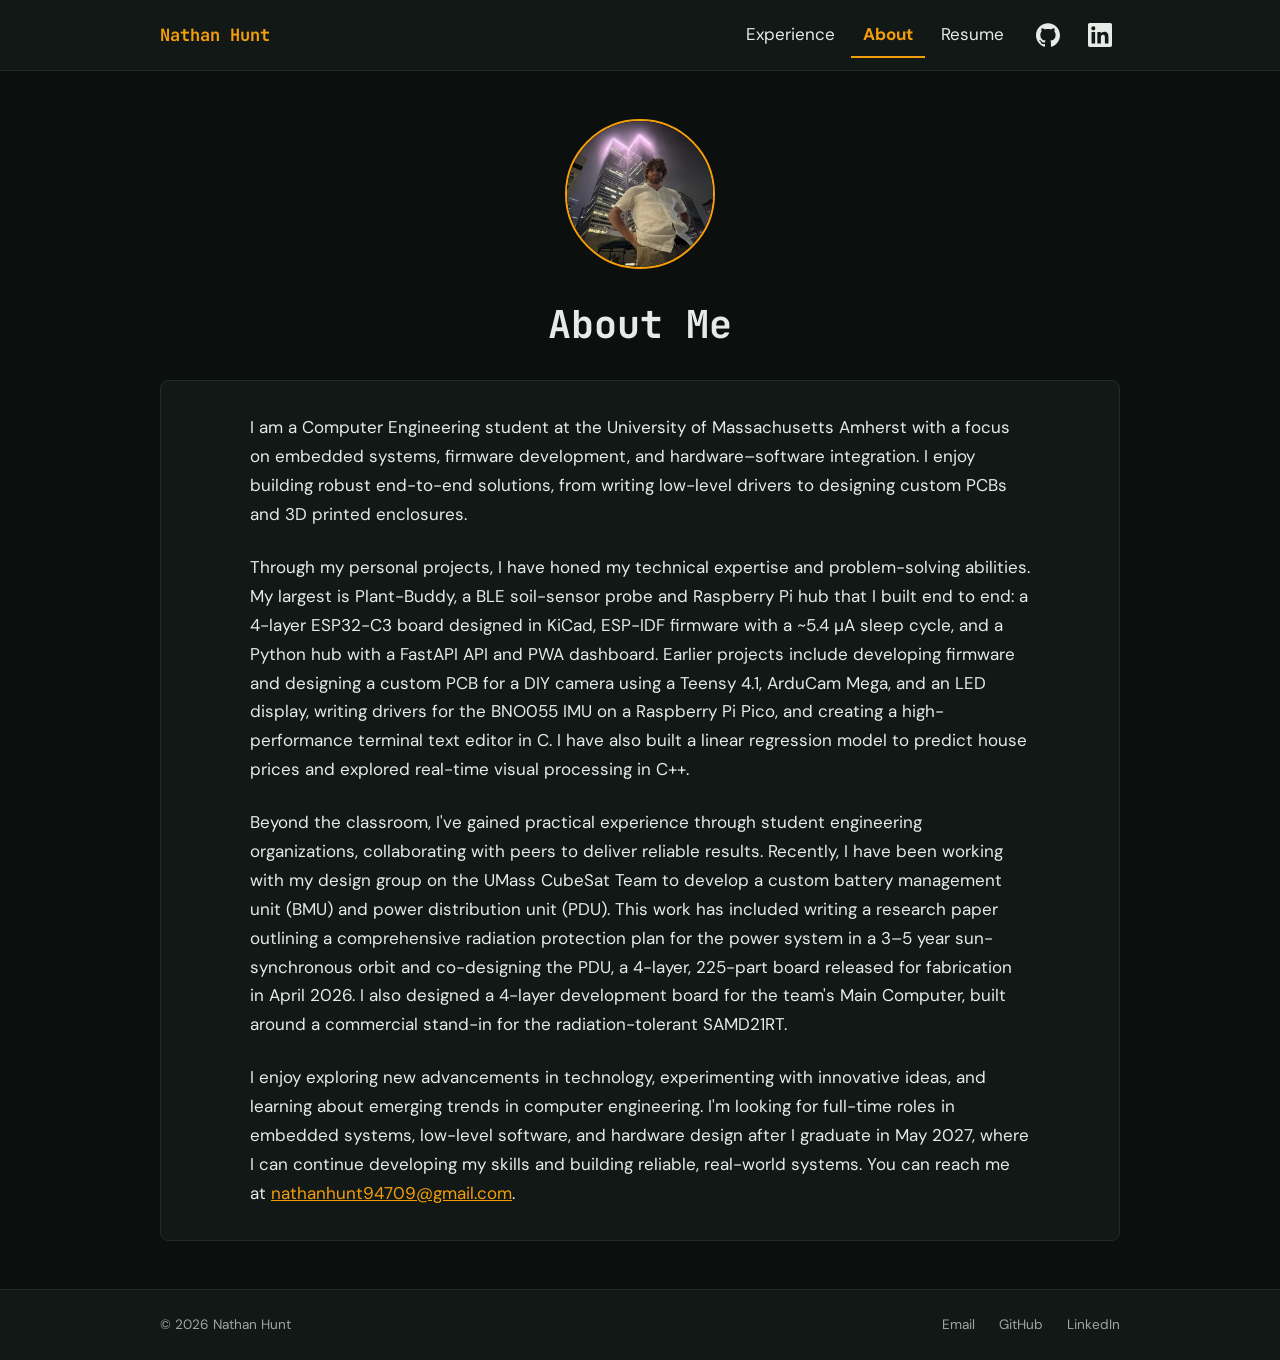
<file: about.html>
<!doctype html>
<html lang="en">

<head>
  <meta charset="utf-8" />
  <meta name="viewport" content="width=device-width, initial-scale=1" />
  <meta name="description" content="About Nathan Hunt, a computer engineering student at UMass Amherst graduating in May 2027 and looking for full-time embedded and hardware roles." />
  <meta name="theme-color" content="#121815" />
  <meta property="og:type" content="website" />
  <meta property="og:site_name" content="Nathan Hunt" />
  <meta property="og:title" content="About | Nathan Hunt" />
  <meta property="og:description" content="About Nathan Hunt, a computer engineering student at UMass Amherst graduating in May 2027 and looking for full-time embedded and hardware roles." />
  <meta property="og:url" content="https://nhunt1984.github.io/about.html" />
  <meta property="og:image" content="https://nhunt1984.github.io/images/share-card.jpg" />
  <meta property="og:image:width" content="1200" />
  <meta property="og:image:height" content="630" />
  <meta property="og:image:alt" content="Nathan Hunt, with a render of his SAMD21RT dev board" />
  <meta name="twitter:card" content="summary_large_image" />
  <link rel="canonical" href="https://nhunt1984.github.io/about.html" />
  <link rel="icon" href="images/icons/favicon.svg" type="image/svg+xml" />
  <link rel="icon" href="images/icons/favicon-32.png" type="image/png" sizes="32x32" />
  <link rel="apple-touch-icon" href="images/icons/apple-touch-icon.png" />

  <title>About | Nathan Hunt</title>

  <link rel="preconnect" href="https://fonts.googleapis.com">
  <link rel="preconnect" href="https://fonts.gstatic.com" crossorigin>
  <link href="https://fonts.googleapis.com/css2?family=DM+Sans:wght@400;500;700&family=JetBrains+Mono:wght@400;700&display=swap" rel="stylesheet">
  <link rel="stylesheet" href="styles.css" />
</head>

<body>
  <a class="skip-link" href="#main">Skip to content</a>
  <header class="site-header">
    <div class="container header-inner">
      <a href="index.html" class="brand-mark">Nathan Hunt</a>
      <nav class="site-nav" aria-label="Main navigation">
        <div class="nav-item has-dropdown">
          <a href="index.html" class="nav-link">Experience</a>
          <div class="dropdown" role="group" aria-label="Experience shortcuts">
            <a href="index.html#cubesat" class="dropdown-heading">UMass CubeSat</a>
            <a href="index.html#cubesat_work_mcu" class="dropdown-link">SAMD21RT Dev Board</a>
            <a href="index.html#cubesat_work_pcu" class="dropdown-link">Power Control Unit</a>
            <a href="index.html#cubesat_work_pdu" class="dropdown-link">Power Distribution Unit</a>
            <a href="index.html#cubesat_work_2" class="dropdown-link">Radiation Paper</a>
            <a href="index.html#projects" class="dropdown-heading">Projects</a>
            <a href="index.html#plantbuddy" class="dropdown-link">Plant-Buddy</a>
            <a href="index.html#project_1" class="dropdown-link">BNO055 IMU Driver</a>
            <a href="index.html#project_2" class="dropdown-link">Terminal Text Editor</a>
          </div>
        </div>
        <a href="about.html" class="nav-link">About</a>
        <a href="resume.html" class="nav-link">Resume</a>
        <a href="https://github.com/nhunt1984" class="nav-icon" target="_blank"
          rel="noopener noreferrer" aria-label="GitHub profile (opens in a new tab)" title="GitHub">
          <svg xmlns="http://www.w3.org/2000/svg" viewBox="0 0 24 24" aria-hidden="true">
            <path d="M12 .297c-6.63 0-12 5.373-12 12 0 5.303 3.438 9.8 8.205 11.385.6.113.82-.258.82-.577 0-.285-.01-1.04-.015-2.04-3.338.724-4.042-1.61-4.042-1.61C4.422 18.07 3.633 17.7 3.633 17.7c-1.087-.744.084-.729.084-.729 1.205.084 1.838 1.236 1.838 1.236 1.07 1.835 2.809 1.305 3.495.998.108-.776.417-1.305.76-1.605-2.665-.3-5.466-1.332-5.466-5.93 0-1.31.465-2.38 1.235-3.22-.135-.303-.54-1.523.105-3.176 0 0 1.005-.322 3.3 1.23.96-.267 1.98-.399 3-.405 1.02.006 2.04.138 3 .405 2.28-1.552 3.285-1.23 3.285-1.23.645 1.653.24 2.873.12 3.176.765.84 1.23 1.91 1.23 3.22 0 4.61-2.805 5.625-5.475 5.92.42.36.81 1.096.81 2.22 0 1.606-.015 2.896-.015 3.286 0 .315.21.69.825.57C20.565 22.092 24 17.592 24 12.297c0-6.627-5.373-12-12-12"/>
          </svg>
        </a>
        <a href="https://www.linkedin.com/in/nathan-hunt-a6624a30b/" class="nav-icon" target="_blank"
          rel="noopener noreferrer" aria-label="LinkedIn profile (opens in a new tab)" title="LinkedIn">
          <svg xmlns="http://www.w3.org/2000/svg" viewBox="0 0 24 24" aria-hidden="true">
            <path d="M20.447 20.452h-3.554v-5.569c0-1.328-.027-3.037-1.852-3.037-1.853 0-2.136 1.445-2.136 2.939v5.667H9.351V9h3.414v1.561h.046c.477-.9 1.637-1.85 3.37-1.85 3.601 0 4.267 2.37 4.267 5.455v6.286zM5.337 7.433a2.062 2.062 0 0 1 0-4.124 2.062 2.062 0 0 1 0 4.124zM7.119 20.452H3.555V9h3.564v11.452zM22.225 0H1.771C.792 0 0 .774 0 1.729v20.542C0 23.227.792 24 1.771 24h20.451C23.2 24 24 23.227 24 22.271V1.729C24 .774 23.2 0 22.222 0h.003z"/>
          </svg>
        </a>
      </nav>
    </div>
  </header>

  <main class="container page-shell page-shell-tight" id="main">
    <header class="about-header">
      <img src="images/personal/Picture1.jpg" width="480" height="452" class="about-photo" alt="Nathan Hunt">
      <h1>About Me</h1>
    </header>

    <div class="page-card">
      <p class="about-text">
        I am a Computer Engineering student at the University of Massachusetts Amherst with a focus on
        embedded systems, firmware development, and hardware–software integration. I enjoy building robust end-to-end
        solutions, from writing low-level drivers to designing custom PCBs and 3D printed enclosures.
      </p>

      <p class="about-text">
        Through my personal projects, I have honed my technical expertise and problem-solving abilities. My largest is
        Plant-Buddy, a BLE soil-sensor probe and Raspberry Pi hub that I built end to end: a 4-layer ESP32-C3 board
        designed in KiCad, ESP-IDF firmware with a ~5.4 µA sleep cycle, and a Python hub with a FastAPI API and PWA
        dashboard. Earlier projects include developing firmware and designing a
        custom PCB for a DIY camera using a Teensy 4.1, ArduCam Mega, and an LED display, writing drivers for the
        BNO055 IMU on a Raspberry Pi Pico, and creating a high-performance terminal text editor in C. I have also built
        a linear regression model to predict house prices and explored real-time visual processing in C++.
      </p>

      <p class="about-text">
        Beyond the classroom, I've gained practical experience through student engineering organizations, collaborating
        with peers to deliver reliable results. Recently, I have been working with my design group on the UMass CubeSat
        Team to develop a custom battery management unit (BMU) and power distribution unit (PDU). This work has
        included writing a research paper outlining a comprehensive radiation protection plan for the power system in a
        3–5 year sun-synchronous orbit and co-designing the PDU, a 4-layer, 225-part board released for fabrication
        in April 2026. I also designed a 4-layer development board for the team's Main Computer, built around a commercial stand-in for the
        radiation-tolerant SAMD21RT.
      </p>

      <p class="about-text">
        I enjoy exploring new advancements in technology, experimenting with innovative ideas, and learning about
        emerging trends in computer engineering. I'm looking for full-time roles in embedded
        systems, low-level software, and hardware design after I graduate in May 2027, where I can continue developing
        my skills and building reliable, real-world systems. You can reach me at
        <a href="mailto:nathanhunt94709@gmail.com">nathanhunt94709@gmail.com</a>.
      </p>
    </div>
  </main>

  <footer class="site-footer">
    <div class="container footer-inner">
      <span class="footer-copy">© 2026 Nathan Hunt</span>
      <div class="footer-links">
        <a href="mailto:nathanhunt94709@gmail.com">Email</a>
        <a href="https://github.com/nhunt1984" target="_blank" rel="noopener noreferrer">GitHub</a>
        <a href="https://www.linkedin.com/in/nathan-hunt-a6624a30b/" target="_blank" rel="noopener noreferrer">LinkedIn</a>
      </div>
    </div>
  </footer>

  <script src="nav.js"></script>
</body>

</html>
</file>
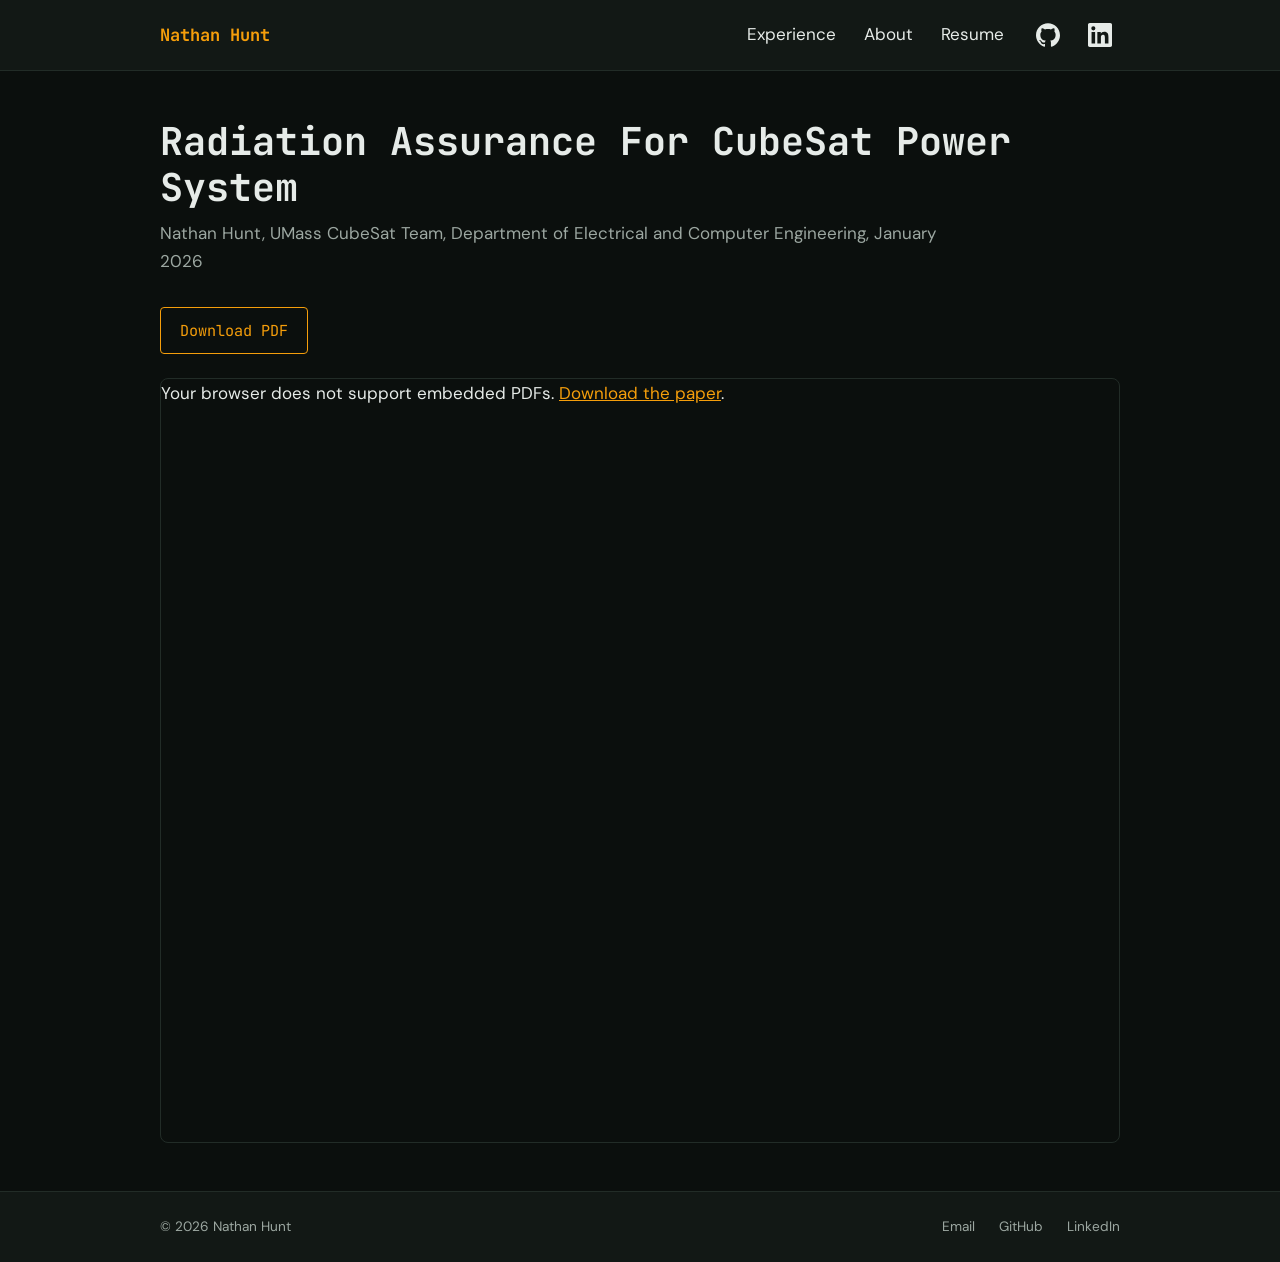
<file: radiation-paper.html>
<!doctype html>
<html lang="en">

<head>
  <meta charset="utf-8" />
  <meta name="viewport" content="width=device-width, initial-scale=1" />
  <meta name="description" content="Radiation assurance paper for a CubeSat power system on a 3 to 5 year sun-synchronous orbit, by Nathan Hunt of the UMass CubeSat Team." />
  <meta name="theme-color" content="#121815" />
  <meta property="og:type" content="website" />
  <meta property="og:site_name" content="Nathan Hunt" />
  <meta property="og:title" content="Radiation Assurance Paper | Nathan Hunt" />
  <meta property="og:description" content="Radiation assurance paper for a CubeSat power system on a 3 to 5 year sun-synchronous orbit, by Nathan Hunt of the UMass CubeSat Team." />
  <meta property="og:url" content="https://nhunt1984.github.io/radiation-paper.html" />
  <meta property="og:image" content="https://nhunt1984.github.io/images/share-card.jpg" />
  <meta property="og:image:width" content="1200" />
  <meta property="og:image:height" content="630" />
  <meta property="og:image:alt" content="Nathan Hunt, with a render of his SAMD21RT dev board" />
  <meta name="twitter:card" content="summary_large_image" />
  <link rel="canonical" href="https://nhunt1984.github.io/radiation-paper.html" />
  <link rel="icon" href="images/icons/favicon.svg" type="image/svg+xml" />
  <link rel="icon" href="images/icons/favicon-32.png" type="image/png" sizes="32x32" />
  <link rel="apple-touch-icon" href="images/icons/apple-touch-icon.png" />

  <title>Radiation Assurance Paper | Nathan Hunt</title>

  <link rel="preconnect" href="https://fonts.googleapis.com">
  <link rel="preconnect" href="https://fonts.gstatic.com" crossorigin>
  <link
    href="https://fonts.googleapis.com/css2?family=DM+Sans:wght@400;500;700&family=JetBrains+Mono:wght@400;700&display=swap"
    rel="stylesheet">
  <link rel="stylesheet" href="styles.css" />
</head>

<body>
  <a class="skip-link" href="#main">Skip to content</a>
  <header class="site-header">
    <div class="container header-inner">
      <a href="index.html" class="brand-mark">Nathan Hunt</a>
      <nav class="site-nav" aria-label="Main navigation">
        <div class="nav-item has-dropdown">
          <a href="index.html" class="nav-link">Experience</a>
          <div class="dropdown" role="group" aria-label="Experience shortcuts">
            <a href="index.html#cubesat" class="dropdown-heading">UMass CubeSat</a>
            <a href="index.html#cubesat_work_mcu" class="dropdown-link">SAMD21RT Dev Board</a>
            <a href="index.html#cubesat_work_pcu" class="dropdown-link">Power Control Unit</a>
            <a href="index.html#cubesat_work_pdu" class="dropdown-link">Power Distribution Unit</a>
            <a href="index.html#cubesat_work_2" class="dropdown-link">Radiation Paper</a>
            <a href="index.html#projects" class="dropdown-heading">Projects</a>
            <a href="index.html#plantbuddy" class="dropdown-link">Plant-Buddy</a>
            <a href="index.html#project_1" class="dropdown-link">BNO055 IMU Driver</a>
            <a href="index.html#project_2" class="dropdown-link">Terminal Text Editor</a>
          </div>
        </div>
        <a href="about.html" class="nav-link">About</a>
        <a href="resume.html" class="nav-link">Resume</a>
        <a href="https://github.com/nhunt1984" class="nav-icon" target="_blank" rel="noopener noreferrer"
          aria-label="GitHub profile (opens in a new tab)" title="GitHub">
          <svg xmlns="http://www.w3.org/2000/svg" viewBox="0 0 24 24" aria-hidden="true">
            <path
              d="M12 .297c-6.63 0-12 5.373-12 12 0 5.303 3.438 9.8 8.205 11.385.6.113.82-.258.82-.577 0-.285-.01-1.04-.015-2.04-3.338.724-4.042-1.61-4.042-1.61C4.422 18.07 3.633 17.7 3.633 17.7c-1.087-.744.084-.729.084-.729 1.205.084 1.838 1.236 1.838 1.236 1.07 1.835 2.809 1.305 3.495.998.108-.776.417-1.305.76-1.605-2.665-.3-5.466-1.332-5.466-5.93 0-1.31.465-2.38 1.235-3.22-.135-.303-.54-1.523.105-3.176 0 0 1.005-.322 3.3 1.23.96-.267 1.98-.399 3-.405 1.02.006 2.04.138 3 .405 2.28-1.552 3.285-1.23 3.285-1.23.645 1.653.24 2.873.12 3.176.765.84 1.23 1.91 1.23 3.22 0 4.61-2.805 5.625-5.475 5.92.42.36.81 1.096.81 2.22 0 1.606-.015 2.896-.015 3.286 0 .315.21.69.825.57C20.565 22.092 24 17.592 24 12.297c0-6.627-5.373-12-12-12" />
          </svg>
        </a>
        <a href="https://www.linkedin.com/in/nathan-hunt-a6624a30b/" class="nav-icon" target="_blank"
          rel="noopener noreferrer" aria-label="LinkedIn profile (opens in a new tab)" title="LinkedIn">
          <svg xmlns="http://www.w3.org/2000/svg" viewBox="0 0 24 24" aria-hidden="true">
            <path
              d="M20.447 20.452h-3.554v-5.569c0-1.328-.027-3.037-1.852-3.037-1.853 0-2.136 1.445-2.136 2.939v5.667H9.351V9h3.414v1.561h.046c.477-.9 1.637-1.85 3.37-1.85 3.601 0 4.267 2.37 4.267 5.455v6.286zM5.337 7.433a2.062 2.062 0 0 1 0-4.124 2.062 2.062 0 0 1 0 4.124zM7.119 20.452H3.555V9h3.564v11.452zM22.225 0H1.771C.792 0 0 .774 0 1.729v20.542C0 23.227.792 24 1.771 24h20.451C23.2 24 24 23.227 24 22.271V1.729C24 .774 23.2 0 22.222 0h.003z" />
          </svg>
        </a>
      </nav>
    </div>
  </header>

  <main class="container page-shell page-shell-tight" id="main">
    <header class="section-header">
      <h1 class="page-title">Radiation Assurance For CubeSat Power System</h1>
      <p class="page-intro">Nathan Hunt, UMass CubeSat Team, Department of Electrical and Computer Engineering, January 2026</p>
    </header>

    <p><a class="btn" href="resources/Radiation Assurance For CubeSat Power System.pdf"
        download="Radiation-Assurance-For-CubeSat-Power-System.pdf">Download PDF</a></p>

    <div class="pdf-viewer">
      <object data="resources/Radiation Assurance For CubeSat Power System.pdf" type="application/pdf" width="100%" height="100%">
        <p>Your browser does not support embedded PDFs.
          <a href="resources/Radiation Assurance For CubeSat Power System.pdf">Download the paper</a>.
        </p>
      </object>
    </div>
  </main>

  <footer class="site-footer">
    <div class="container footer-inner">
      <span class="footer-copy">&copy; 2026 Nathan Hunt</span>
      <div class="footer-links">
        <a href="mailto:nathanhunt94709@gmail.com">Email</a>
        <a href="https://github.com/nhunt1984" target="_blank" rel="noopener noreferrer">GitHub</a>
        <a href="https://www.linkedin.com/in/nathan-hunt-a6624a30b/" target="_blank"
          rel="noopener noreferrer">LinkedIn</a>
      </div>
    </div>
  </footer>

  <script src="nav.js"></script>
</body>

</html>
</file>
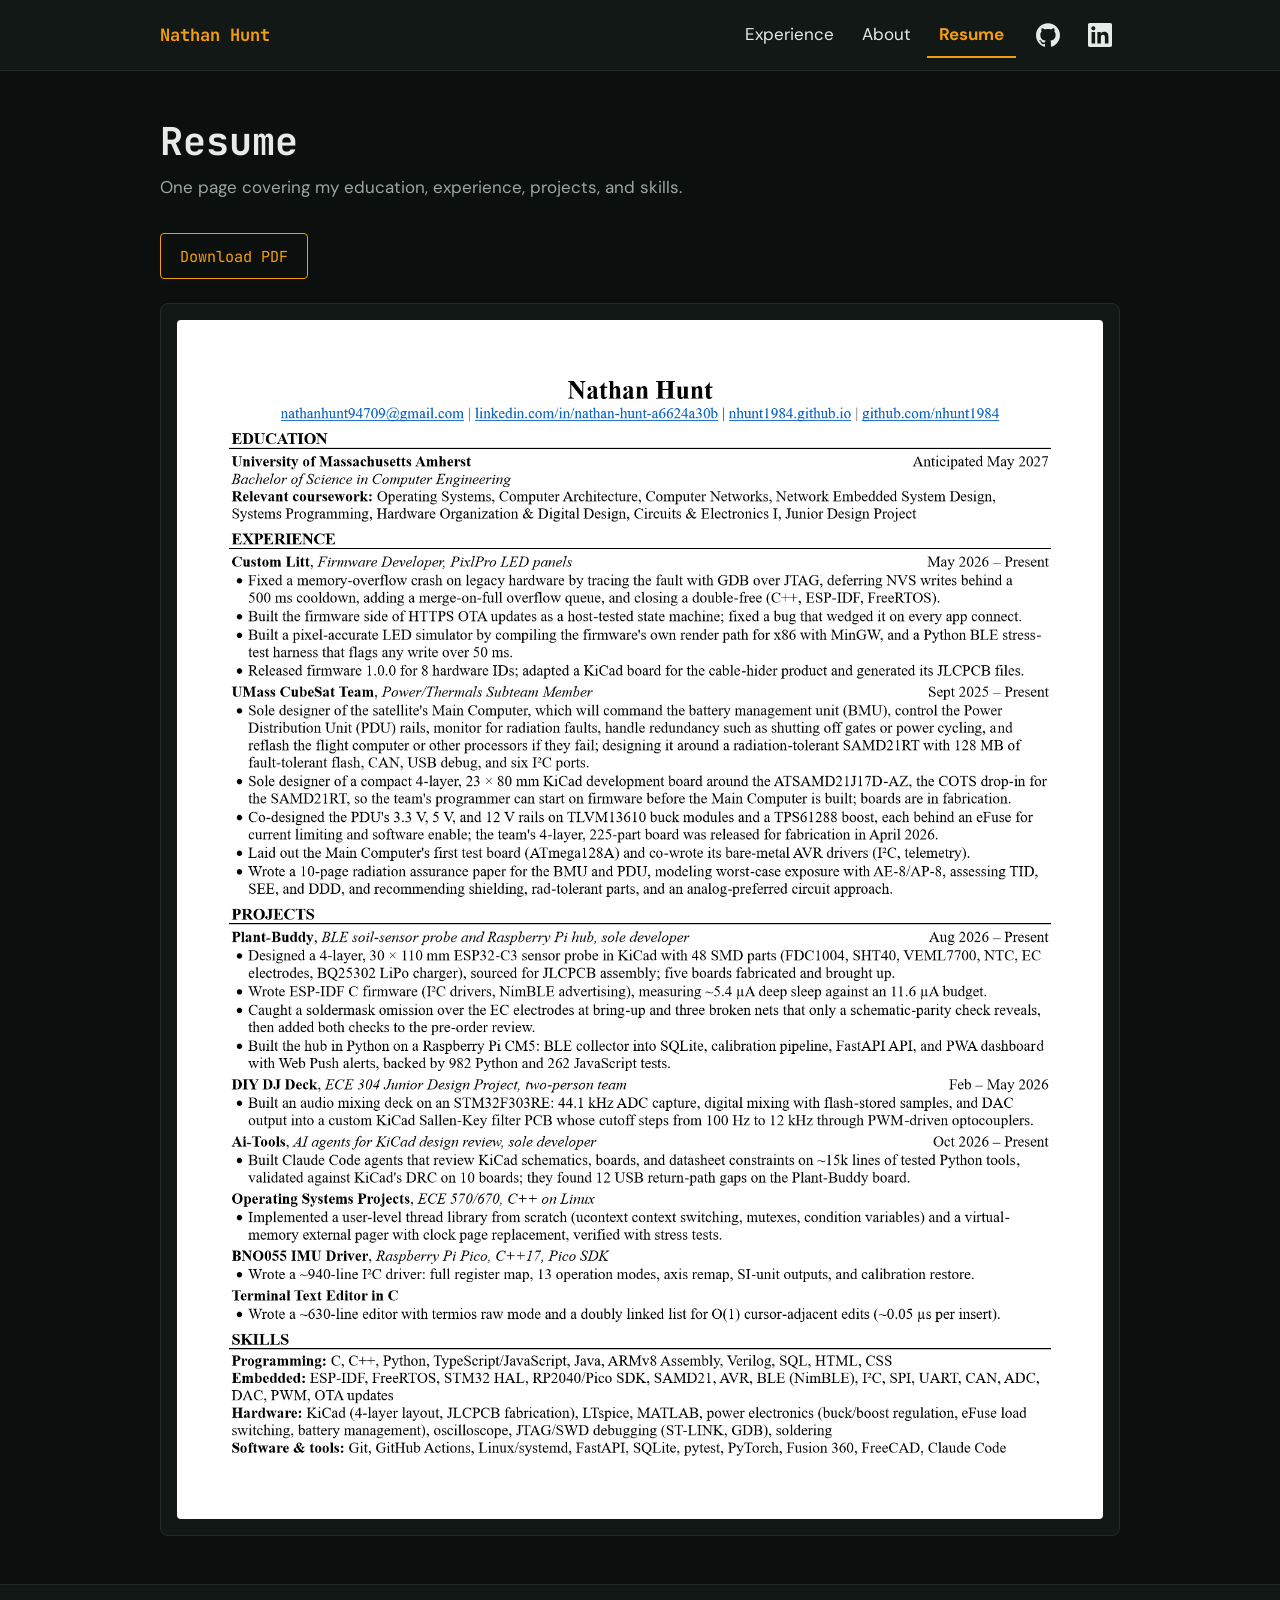
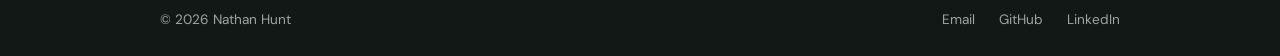
<file: resume.html>
<!doctype html>
<html lang="en">

<head>
  <meta charset="utf-8" />
  <meta name="viewport" content="width=device-width, initial-scale=1" />
  <meta name="description" content="One-page resume for Nathan Hunt, covering education, experience, projects, and skills, with a PDF download." />
  <meta name="theme-color" content="#121815" />
  <meta property="og:type" content="website" />
  <meta property="og:site_name" content="Nathan Hunt" />
  <meta property="og:title" content="Resume | Nathan Hunt" />
  <meta property="og:description" content="One-page resume for Nathan Hunt, covering education, experience, projects, and skills, with a PDF download." />
  <meta property="og:url" content="https://nhunt1984.github.io/resume.html" />
  <meta property="og:image" content="https://nhunt1984.github.io/images/share-card.jpg" />
  <meta property="og:image:width" content="1200" />
  <meta property="og:image:height" content="630" />
  <meta property="og:image:alt" content="Nathan Hunt, with a render of his SAMD21RT dev board" />
  <meta name="twitter:card" content="summary_large_image" />
  <link rel="canonical" href="https://nhunt1984.github.io/resume.html" />
  <link rel="icon" href="images/icons/favicon.svg" type="image/svg+xml" />
  <link rel="icon" href="images/icons/favicon-32.png" type="image/png" sizes="32x32" />
  <link rel="apple-touch-icon" href="images/icons/apple-touch-icon.png" />

  <title>Resume | Nathan Hunt</title>

  <link rel="preconnect" href="https://fonts.googleapis.com">
  <link rel="preconnect" href="https://fonts.gstatic.com" crossorigin>
  <link href="https://fonts.googleapis.com/css2?family=DM+Sans:wght@400;500;700&family=JetBrains+Mono:wght@400;700&display=swap" rel="stylesheet">
  <link rel="stylesheet" href="styles.css" />
</head>

<body>
  <a class="skip-link" href="#main">Skip to content</a>
  <header class="site-header">
    <div class="container header-inner">
      <a href="index.html" class="brand-mark">Nathan Hunt</a>
      <nav class="site-nav" aria-label="Main navigation">
        <div class="nav-item has-dropdown">
          <a href="index.html" class="nav-link">Experience</a>
          <div class="dropdown" role="group" aria-label="Experience shortcuts">
            <a href="index.html#cubesat" class="dropdown-heading">UMass CubeSat</a>
            <a href="index.html#cubesat_work_mcu" class="dropdown-link">SAMD21RT Dev Board</a>
            <a href="index.html#cubesat_work_pcu" class="dropdown-link">Power Control Unit</a>
            <a href="index.html#cubesat_work_pdu" class="dropdown-link">Power Distribution Unit</a>
            <a href="index.html#cubesat_work_2" class="dropdown-link">Radiation Paper</a>
            <a href="index.html#projects" class="dropdown-heading">Projects</a>
            <a href="index.html#plantbuddy" class="dropdown-link">Plant-Buddy</a>
            <a href="index.html#project_1" class="dropdown-link">BNO055 IMU Driver</a>
            <a href="index.html#project_2" class="dropdown-link">Terminal Text Editor</a>
          </div>
        </div>
        <a href="about.html" class="nav-link">About</a>
        <a href="resume.html" class="nav-link">Resume</a>
        <a href="https://github.com/nhunt1984" class="nav-icon" target="_blank"
          rel="noopener noreferrer" aria-label="GitHub profile (opens in a new tab)" title="GitHub">
          <svg xmlns="http://www.w3.org/2000/svg" viewBox="0 0 24 24" aria-hidden="true">
            <path d="M12 .297c-6.63 0-12 5.373-12 12 0 5.303 3.438 9.8 8.205 11.385.6.113.82-.258.82-.577 0-.285-.01-1.04-.015-2.04-3.338.724-4.042-1.61-4.042-1.61C4.422 18.07 3.633 17.7 3.633 17.7c-1.087-.744.084-.729.084-.729 1.205.084 1.838 1.236 1.838 1.236 1.07 1.835 2.809 1.305 3.495.998.108-.776.417-1.305.76-1.605-2.665-.3-5.466-1.332-5.466-5.93 0-1.31.465-2.38 1.235-3.22-.135-.303-.54-1.523.105-3.176 0 0 1.005-.322 3.3 1.23.96-.267 1.98-.399 3-.405 1.02.006 2.04.138 3 .405 2.28-1.552 3.285-1.23 3.285-1.23.645 1.653.24 2.873.12 3.176.765.84 1.23 1.91 1.23 3.22 0 4.61-2.805 5.625-5.475 5.92.42.36.81 1.096.81 2.22 0 1.606-.015 2.896-.015 3.286 0 .315.21.69.825.57C20.565 22.092 24 17.592 24 12.297c0-6.627-5.373-12-12-12"/>
          </svg>
        </a>
        <a href="https://www.linkedin.com/in/nathan-hunt-a6624a30b/" class="nav-icon" target="_blank"
          rel="noopener noreferrer" aria-label="LinkedIn profile (opens in a new tab)" title="LinkedIn">
          <svg xmlns="http://www.w3.org/2000/svg" viewBox="0 0 24 24" aria-hidden="true">
            <path d="M20.447 20.452h-3.554v-5.569c0-1.328-.027-3.037-1.852-3.037-1.853 0-2.136 1.445-2.136 2.939v5.667H9.351V9h3.414v1.561h.046c.477-.9 1.637-1.85 3.37-1.85 3.601 0 4.267 2.37 4.267 5.455v6.286zM5.337 7.433a2.062 2.062 0 0 1 0-4.124 2.062 2.062 0 0 1 0 4.124zM7.119 20.452H3.555V9h3.564v11.452zM22.225 0H1.771C.792 0 0 .774 0 1.729v20.542C0 23.227.792 24 1.771 24h20.451C23.2 24 24 23.227 24 22.271V1.729C24 .774 23.2 0 22.222 0h.003z"/>
          </svg>
        </a>
      </nav>
    </div>
  </header>

  <main class="container page-shell page-shell-tight" id="main">
    <header class="section-header">
      <h1 class="page-title">Resume</h1>
      <p class="page-intro">One page covering my education, experience, projects, and skills.</p>
    </header>

    <p><a class="btn" href="images/Resume/Resume.pdf" download="Nathan-Hunt-Resume.pdf">Download PDF</a></p>

    <div class="resume-preview">
      <a href="images/Resume/Resume.png" target="_blank" rel="noopener noreferrer">
        <img src="images/Resume/Resume.png" width="1545" height="2000"
          alt="Preview of Nathan Hunt's one-page resume. The PDF download has the same content." />
      </a>
    </div>
  </main>

  <footer class="site-footer">
    <div class="container footer-inner">
      <span class="footer-copy">© 2026 Nathan Hunt</span>
      <div class="footer-links">
        <a href="mailto:nathanhunt94709@gmail.com">Email</a>
        <a href="https://github.com/nhunt1984" target="_blank" rel="noopener noreferrer">GitHub</a>
        <a href="https://www.linkedin.com/in/nathan-hunt-a6624a30b/" target="_blank" rel="noopener noreferrer">LinkedIn</a>
      </div>
    </div>
  </footer>

  <script src="nav.js"></script>
</body>

</html>
</file>
<file: styles.css>
/* ===== Reset & Custom Properties ===== */

*, *::before, *::after {
  box-sizing: border-box;
  margin: 0;
  padding: 0;
}

:root {
  --bg: #0b0f0d;
  --surface: #121815;
  --border: #222c27;
  --text: #e6ebe8;
  --muted: #9ca7a1;
  --accent: #f59e0b;
  color-scheme: dark;
}

html {
  scroll-padding-top: 5.5rem;
}

body {
  display: flex;
  flex-direction: column;
  min-height: 100vh;
  font-family: "DM Sans", sans-serif;
  background: var(--bg);
  color: var(--text);
  font-size: 17px;
  line-height: 1.65;
}

/* ===== Layout ===== */

.container {
  width: 100%;
  max-width: 1008px;
  margin-inline: auto;
  padding-inline: 1.5rem;
}

.page-shell {
  display: flex;
  flex-direction: column;
  flex: 1;
  gap: 4rem;
  padding-block: 3rem;
}

.page-shell-tight {
  gap: 1.5rem;
}

.skip-link {
  position: absolute;
  top: -4rem;
  left: 1rem;
  z-index: 300;
  padding: 0.5rem 0.75rem;
  border-radius: 4px;
  background: var(--accent);
  color: var(--bg);
  font-weight: 700;
  text-decoration: none;
}

.skip-link:focus {
  top: 0.75rem;
}

/* ===== Header & Navigation ===== */

.site-header {
  width: 100%;
  background: var(--surface);
  border-bottom: 1px solid var(--border);
  position: sticky;
  top: 0;
  z-index: 100;
}

.header-inner {
  display: flex;
  align-items: center;
  justify-content: space-between;
  gap: 1rem;
  padding-block: 0.75rem;
}

.brand-mark {
  font-family: "JetBrains Mono", monospace;
  font-weight: 700;
  color: var(--accent);
  text-decoration: none;
}

.brand-mark:focus-visible {
  outline: 2px solid var(--accent);
  outline-offset: 2px;
}

.site-nav {
  display: flex;
  gap: 0.25rem;
  align-items: center;
}

.nav-link {
  display: inline-block;
  padding: 0.5rem 0.75rem;
  text-decoration: none;
  color: var(--text);
  border-bottom: 2px solid transparent;
  transition: color 0.2s ease, border-color 0.2s ease;
}

.nav-link:hover {
  color: var(--accent);
}

.nav-link:focus-visible {
  outline: 2px solid var(--accent);
  outline-offset: 2px;
}

.nav-link[aria-current="page"],
.nav-link.active {
  color: var(--accent);
  border-bottom-color: var(--accent);
  font-weight: 700;
}

.nav-item {
  position: relative;
}

.dropdown {
  position: absolute;
  top: calc(100% + 6px);
  left: 0;
  min-width: 200px;
  background: var(--surface);
  border: 1px solid var(--border);
  border-radius: 8px;
  padding: 0.5rem;
  opacity: 0;
  pointer-events: none;
  transition: opacity 0.15s ease;
  z-index: 50;
}

/* Keeps the menu open while the mouse crosses the gap above it */
.dropdown::before {
  content: "";
  position: absolute;
  top: -6px;
  left: 0;
  right: 0;
  height: 6px;
}

.has-dropdown:hover .dropdown,
.has-dropdown:focus-within .dropdown {
  opacity: 1;
  pointer-events: auto;
}

.dropdown-link {
  display: block;
  padding: 0.5rem 0.75rem;
  border-radius: 4px;
  color: var(--text);
  text-decoration: none;
  white-space: nowrap;
  transition: color 0.2s ease;
}

.dropdown-link:hover {
  color: var(--accent);
}

.dropdown-link:focus-visible {
  outline: 2px solid var(--accent);
  outline-offset: 2px;
}

.dropdown-heading {
  display: block;
  padding: 0.4rem 0.75rem 0.15rem;
  font-size: 0.8rem;
  font-weight: 700;
  color: var(--muted);
}

a.dropdown-heading {
  text-decoration: none;
  transition: color 0.2s ease;
}

a.dropdown-heading:hover {
  color: var(--accent);
}

a.dropdown-heading:focus-visible {
  outline: 2px solid var(--accent);
  outline-offset: 2px;
}

.dropdown-heading + .dropdown-link {
  margin-top: 0;
}

.dropdown-heading:not(:first-child) {
  margin-top: 0.35rem;
  border-top: 1px solid var(--border);
  padding-top: 0.5rem;
}

.nav-icon {
  display: inline-flex;
  align-items: center;
  justify-content: center;
  width: 40px;
  height: 40px;
  margin-left: 0.5rem;
  color: var(--text);
  text-decoration: none;
  transition: color 0.2s ease;
}

.nav-icon:hover {
  color: var(--accent);
}

.nav-icon:focus-visible {
  outline: 2px solid var(--accent);
  outline-offset: 2px;
}

.nav-icon svg {
  width: 24px;
  height: 24px;
  fill: currentColor;
}

/* ===== Hero ===== */

.hero {
  display: flex;
  flex-direction: column;
  gap: 1.25rem;
}

.hero-name {
  font-family: "JetBrains Mono", monospace;
  font-size: clamp(2.5rem, 6vw, 3.75rem);
  font-weight: 700;
  line-height: 1.1;
  letter-spacing: -0.02em;
}

.hero-lead {
  max-width: 58ch;
  font-size: 1.2rem;
  line-height: 1.55;
}

.hero-links {
  display: flex;
  flex-wrap: wrap;
  gap: 0.75rem;
}

.hero-board {
  display: block;
  width: 100%;
  height: auto;
  margin-top: 1rem;
  border-radius: 6px;
}

/* ===== Buttons ===== */

.btn {
  display: inline-block;
  padding: 0.6rem 1.2rem;
  font-family: "JetBrains Mono", monospace;
  font-size: 0.95rem;
  color: var(--accent);
  border: 1px solid var(--accent);
  border-radius: 4px;
  text-decoration: none;
  transition: color 0.2s ease, background-color 0.2s ease;
}

.btn:hover {
  background: var(--accent);
  color: var(--bg);
}

.btn:focus-visible {
  outline: 2px solid var(--accent);
  outline-offset: 2px;
}

/* ===== Section Headers ===== */

.section-header {
  margin-bottom: 0.5rem;
}

.section-header h2 {
  font-family: "JetBrains Mono", monospace;
  font-size: clamp(1.5rem, 2.4vw, 1.875rem);
  margin-bottom: 0.5rem;
}

.section-header .lead {
  color: var(--muted);
  max-width: 65ch;
}

.subsection-header {
  margin-top: 1.5rem;
}

.subsection-heading {
  font-family: "JetBrains Mono", monospace;
  font-size: 1.35rem;
  font-weight: 700;
  margin-bottom: 0.35rem;
}

.subsection-header .lead {
  color: var(--muted);
  max-width: 65ch;
}

/* ===== Projects ===== */

.projects {
  display: flex;
  flex-direction: column;
  gap: 1.5rem;
}

.project-card {
  background: var(--surface);
  border: 1px solid var(--border);
  border-radius: 8px;
  padding: 1.5rem;
  transition: border-color 0.2s ease;
}

.project-card:target {
  border-color: var(--accent);
}

.card-meta {
  display: flex;
  flex-wrap: wrap;
  gap: 0.25rem 1rem;
  margin-bottom: 1rem;
  font-family: "JetBrains Mono", monospace;
  font-size: 0.8rem;
  color: var(--muted);
}

.project-body {
  display: grid;
  grid-template-columns: 2fr 3fr;
  gap: 1.5rem;
  align-items: start;
}

.project-card h3,
.project-card h4 {
  font-family: "JetBrains Mono", monospace;
  font-size: 1.2rem;
  line-height: 1.35;
  margin-bottom: 0.5rem;
  transition: color 0.2s ease;
}

.project-card p {
  color: var(--text);
  text-align: left;
}

.capability-list {
  list-style: none;
  padding: 0;
  margin: 0.75rem 0 0;
}

.capability-list li {
  padding: 0.2rem 0 0.2rem 0.8em;
  text-indent: -0.8em;
  color: var(--muted);
  font-size: 0.95rem;
}

.capability-list li::before {
  content: "\2013\00a0";
  color: var(--accent);
}

.project-media {
  text-align: center;
}

.project-media img {
  display: block;
  width: 100%;
  height: auto;
  border-radius: 4px;
}

.project-media figcaption {
  font-size: 0.85rem;
  color: var(--muted);
  margin-top: 0.5rem;
}

/* ===== Project Card Link ===== */

.project-card-link {
  display: block;
  border-radius: 8px;
  color: inherit;
  text-decoration: none;
}

.project-card-link:hover .project-card {
  border-color: var(--accent);
}

.project-card-link:hover h3 {
  color: var(--accent);
}

.project-card-link:focus-visible {
  outline: 2px solid var(--accent);
  outline-offset: 2px;
}

.read-paper-cta {
  display: inline-block;
  margin-top: 1rem;
  font-family: "JetBrains Mono", monospace;
  font-size: 0.9rem;
  color: var(--accent);
}

.project-card-link:hover .read-paper-cta {
  text-decoration: underline;
}

/* ===== About Page ===== */

.about-header {
  text-align: center;
}

.about-photo {
  width: 150px;
  height: 150px;
  border-radius: 50%;
  border: 2px solid var(--accent);
  object-fit: cover;
  margin-bottom: 1rem;
}

.about-header h1 {
  font-family: "JetBrains Mono", monospace;
  font-size: clamp(2rem, 3vw, 2.5rem);
}

.page-card {
  background: var(--surface);
  border: 1px solid var(--border);
  border-radius: 8px;
  padding: 2rem;
}

.about-text {
  text-align: left;
  line-height: 1.7;
  max-width: 65ch;
  margin: 0 auto 1.5rem;
  color: var(--text);
}

.about-text:last-child {
  margin-bottom: 0;
}

.about-text a {
  color: var(--accent);
}

/* ===== Resume & Paper Pages ===== */

.page-title {
  font-family: "JetBrains Mono", monospace;
  font-size: clamp(1.75rem, 3vw, 2.5rem);
  line-height: 1.2;
  margin-bottom: 0.5rem;
}

.page-intro {
  color: var(--muted);
  max-width: 65ch;
}

.resume-preview {
  border: 1px solid var(--border);
  border-radius: 8px;
  padding: 1rem;
  background: var(--surface);
}

.resume-preview img {
  width: 100%;
  height: auto;
  display: block;
  border-radius: 4px;
}

.pdf-viewer {
  width: 100%;
  height: 85vh;
  border: 1px solid var(--border);
  border-radius: 8px;
  overflow: hidden;
}

.pdf-viewer object {
  width: 100%;
  height: 100%;
  display: block;
}

.pdf-viewer a {
  color: var(--accent);
}

/* ===== Footer ===== */

.site-footer {
  background: var(--surface);
  border-top: 1px solid var(--border);
  padding-block: 1.5rem;
}

.footer-inner {
  display: flex;
  align-items: center;
  justify-content: space-between;
}

.footer-copy {
  font-size: 0.85rem;
  color: var(--muted);
}

.footer-links {
  display: flex;
  gap: 1.5rem;
}

.footer-links a {
  color: var(--muted);
  text-decoration: none;
  font-size: 0.85rem;
  transition: color 0.2s ease;
}

.footer-links a:hover {
  color: var(--accent);
}

.footer-links a:focus-visible {
  outline: 2px solid var(--accent);
  outline-offset: 2px;
}

/* ===== Lightbox ===== */

.expandable {
  cursor: zoom-in;
  transition: opacity 0.2s ease;
}

.expandable:hover {
  opacity: 0.85;
}

.expandable:focus-visible {
  outline: 2px solid var(--accent);
  outline-offset: 2px;
}

.lightbox {
  position: fixed;
  inset: 0;
  z-index: 200;
  display: flex;
  align-items: center;
  justify-content: center;
  background: rgba(0, 0, 0, 0.85);
  opacity: 0;
  visibility: hidden;
  transition: opacity 0.2s ease, visibility 0.2s ease;
  cursor: zoom-out;
}

/* Visible straight away when opening, so the close button can take focus */
.lightbox[aria-hidden="false"] {
  opacity: 1;
  visibility: visible;
  transition: opacity 0.2s ease;
}

.lightbox img {
  max-width: 90vw;
  max-height: 90vh;
  border-radius: 6px;
  box-shadow: 0 4px 32px rgba(0, 0, 0, 0.6);
  cursor: default;
}

.lightbox-close {
  position: absolute;
  top: 1rem;
  right: 1rem;
  width: 2.75rem;
  height: 2.75rem;
  font-size: 1.75rem;
  line-height: 1;
  color: var(--text);
  background: var(--surface);
  border: 1px solid var(--border);
  border-radius: 50%;
  cursor: pointer;
  transition: color 0.2s ease, border-color 0.2s ease;
}

.lightbox-close:hover {
  color: var(--accent);
  border-color: var(--accent);
}

.lightbox-close:focus-visible {
  outline: 2px solid var(--accent);
  outline-offset: 2px;
}

/* ===== Motion ===== */

@media (prefers-reduced-motion: reduce) {
  *, *::before, *::after {
    transition: none !important;
  }
}

/* ===== Responsive ===== */

/* Touch screens can't hover, and tapping a menu link navigates straight away */
@media (hover: none) {
  .dropdown {
    display: none;
  }
}

@media (max-width: 640px) {
  html {
    scroll-padding-top: 1rem;
  }

  .container {
    padding-inline: 1rem;
  }

  .page-shell {
    gap: 2.5rem;
    padding-block: 2rem;
  }

  .page-shell-tight {
    gap: 1.25rem;
  }

  /* A sticky header would take too much of a phone screen */
  .site-header {
    position: static;
  }

  .header-inner {
    flex-wrap: wrap;
    gap: 0.25rem;
    padding-block: 0.6rem 0.25rem;
  }

  .site-nav {
    width: 100%;
    justify-content: space-between;
    gap: 0;
  }

  .nav-link {
    padding: 0.4rem 0.35rem;
  }

  .nav-icon {
    width: 36px;
    height: 36px;
    margin-left: 0;
  }

  .hero-lead {
    font-size: 1.1rem;
  }

  .project-card {
    padding: 1.25rem;
  }

  .project-body {
    grid-template-columns: 1fr;
  }

  .page-card {
    padding: 1.25rem;
  }

  .resume-preview {
    padding: 0.5rem;
  }

  .footer-inner {
    flex-direction: column;
    gap: 0.75rem;
    text-align: center;
  }
}
</file>
